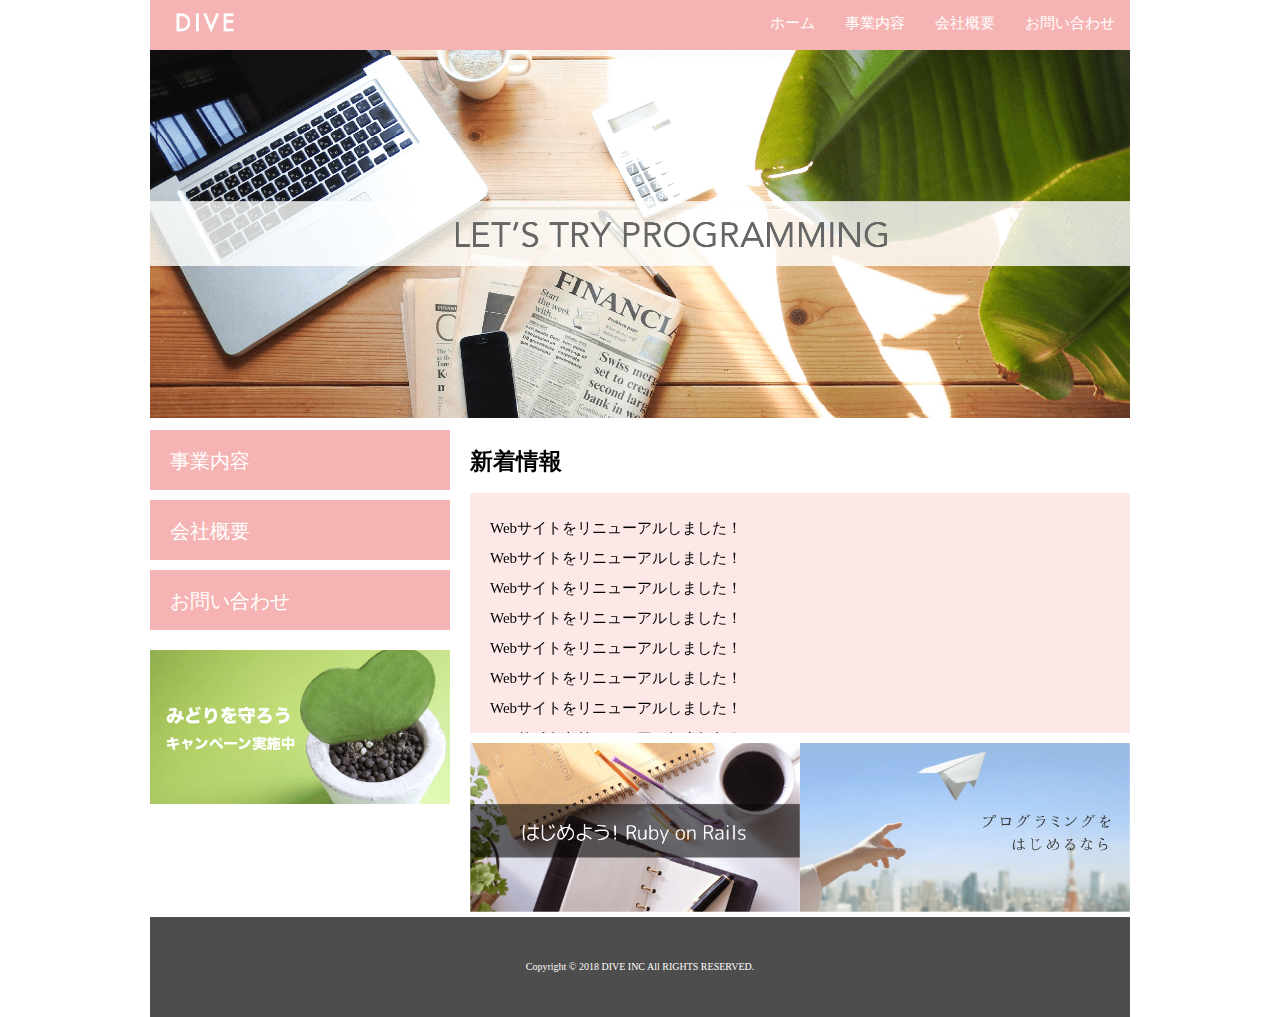
<file: kadai/01_01/index.html>
<!DOCTYPE html>
<html lang="ja">
<head>
<meta charset="utf-8">
<meta http-equiv="X-UA-Compatible" content="IE=Edge,chrome=1">
<meta http-equiv="Content-Type" content="text/html; charset=utf-8">
<meta http-equiv="Content-Script-Type" content="text/javascript">
<meta name="viewport" content="width=device-width,initial-scale=1">
<title>株式会社DIVE</title>
<link href="css/normalize.css" rel="stylesheet">
<link href="css/style.css" rel="stylesheet">
</head>
<body>
  <div class="container">
    <header class="header">
      <a href="index.html">
        <img src="./images/logo.png" class="logo_image">
      </a>
      <nav>
        <ul class="top_menu clearfix">
          <li><a href="index.html">ホーム</a></li>
          <li><a href="business.html">事業内容</a></li>
          <li><a href="company.html">会社概要</a></li>
          <li><a href="contact.html">お問い合わせ</a></li>
        </ul>
      </nav>
    </header>
    <img src="./images/TOP.png" class="image_area">
    <div class="wrapper clearfix">
      <aside class="side_menu">
        <nav>
          <ul>
            <li><a href="business.html">事業内容</a></li>
            <li><a href="company.html">会社概要</a></li>
            <li><a href="contact.html">お問い合わせ</a></li>
          </ul>
        </nav>
        <p class="banner">
          <a href="#">
            <img src="./images/banner.png">
          </a>
        </p>
      </aside>
      <article class="content">
        <h2>新着情報</h2>
        <div class="news">
          <ul>
            <li>Webサイトをリニューアルしました！</li>
            <li>Webサイトをリニューアルしました！</li>
            <li>Webサイトをリニューアルしました！</li>
            <li>Webサイトをリニューアルしました！</li>
            <li>Webサイトをリニューアルしました！</li>
            <li>Webサイトをリニューアルしました！</li>
            <li>Webサイトをリニューアルしました！</li>
            <li>Webサイトをリニューアルしました！</li>
            <li>Webサイトをリニューアルしました！</li>
            <li>Webサイトをリニューアルしました！</li>
          </ul>
        </div>
        <div class="banner_content">
          <p>
            <a href="#"><img src="./images/banner02.png"></a>
          </p>
          <p>
            <a href="#"><img src="./images/banner03.png"></a>
          </p>
        </div>
      </article>
      
    </div>
    <footer class="footer">
      <p>Copyright © 2018 DIVE INC All RIGHTS RESERVED.</p>
    </footer>
  </div>
</body>
</html>
</file>
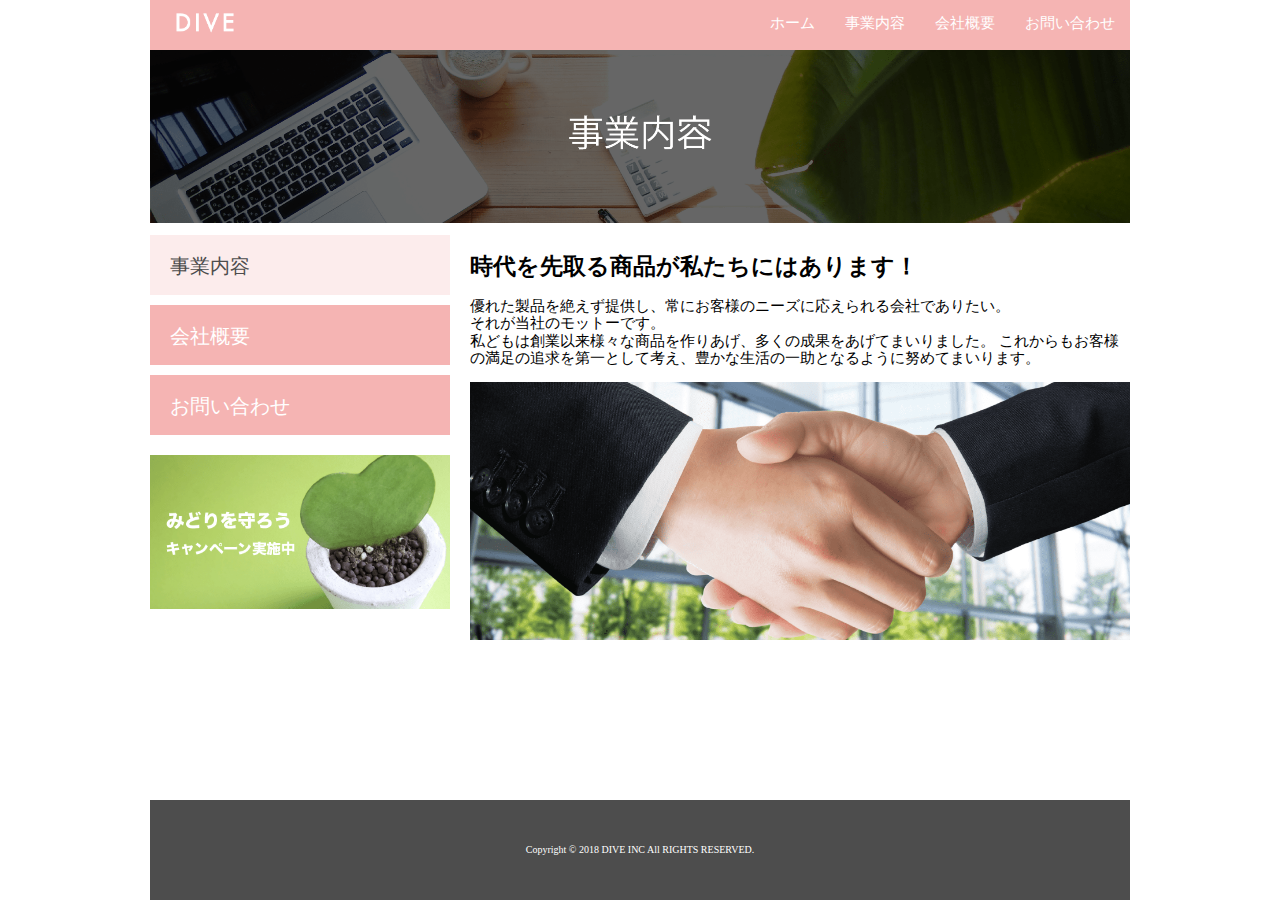
<file: kadai/01_01/business.html>
<!DOCTYPE html>
<html lang="ja">
<head>
<meta charset="utf-8">
<meta http-equiv="X-UA-Compatible" content="IE=Edge,chrome=1">
<meta http-equiv="Content-Type" content="text/html; charset=utf-8">
<meta http-equiv="Content-Script-Type" content="text/javascript">
<meta name="viewport" content="width=device-width,initial-scale=1">
<title>株式会社DIVE</title>
<link href="css/normalize.css" rel="stylesheet">
<link href="css/style.css" rel="stylesheet">
</head>
<body>
  <div class="container">
    <header class="header">
      <a href="index.html">
        <img src="./images/logo.png" class="logo_image">
      </a>
      <nav>
        <ul class="top_menu clearfix">
          <li><a href="index.html">ホーム</a></li>
          <li><a href="business.html">事業内容</a></li>
          <li><a href="company.html">会社概要</a></li>
          <li><a href="contact.html">お問い合わせ</a></li>
        </ul>
      </nav>
    </header>
    <img src="./images/business.png" class="image_area">
    <div class="wrapper clearfix">
      <aside class="side_menu">
        <nav>
          <ul>
            <li class="point"><a href="business.html">事業内容</a></li>
            <li><a href="company.html">会社概要</a></li>
            <li><a href="contact.html">お問い合わせ</a></li>
          </ul>
        </nav>
        <p class="banner">
          <a href="#">
            <img src="./images/banner.png">
          </a>
        </p>
      </aside>
      <article class="content">
        <h2>時代を先取る商品が私たちにはあります！</h2>
          <p>
          優れた製品を絶えず提供し、常にお客様のニーズに応えられる会社でありたい。<br>
          それが当社のモットーです。<br>
          私どもは創業以来様々な商品を作りあげ、多くの成果をあげてまいりました。
          これからもお客様の満足の追求を第一として考え、豊かな生活の一助となるように努めてまいります。
          </p>
        <img src="./images/shakehand.png" class="image_area">
      </article>
    </div>
    <footer class="footer">
      <p>Copyright © 2018 DIVE INC All RIGHTS RESERVED.</p>
    </footer>
  </div>
</body>
</html>
</file>
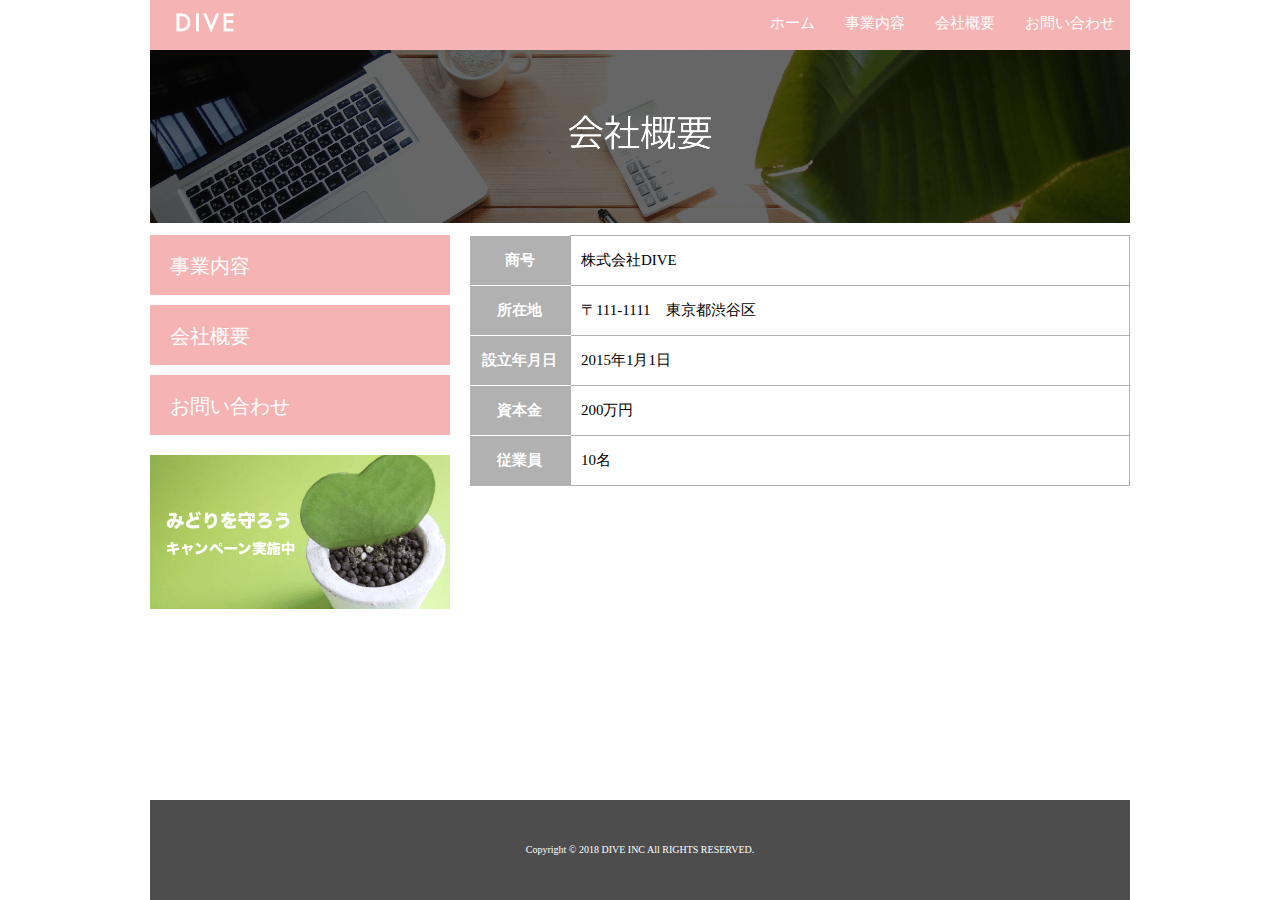
<file: kadai/01_01/company.html>
<!DOCTYPE html>
<html lang="ja">
<head>
<meta charset="utf-8">
<meta http-equiv="X-UA-Compatible" content="IE=Edge,chrome=1">
<meta http-equiv="Content-Type" content="text/html; charset=utf-8">
<meta http-equiv="Content-Script-Type" content="text/javascript">
<meta name="viewport" content="width=device-width,initial-scale=1">
<title>株式会社DIVE</title>
<link href="css/normalize.css" rel="stylesheet">
<link href="css/style.css" rel="stylesheet">
<link href="css/company.css" rel="stylesheet">
</head>
<body>
  <div class="container">
    <header class="header">
      <a href="index.html">
        <img src="./images/logo.png" class="logo_image">
      </a>
      <nav>
        <ul class="top_menu clearfix">
          <li><a href="index.html">ホーム</a></li>
          <li><a href="#">事業内容</a></li>
          <li><a href="#">会社概要</a></li>
          <li><a href="#">お問い合わせ</a></li>
        </ul>
      </nav>
    </header>
    <img src="./images/company.png" class="image_area">
    <div class="wrapper clearfix">
      <aside class="side_menu">
        <nav>
          <ul>
            <li><a href="#">事業内容</a></li>
            <li><a href="#">会社概要</a></li>
            <li><a href="#">お問い合わせ</a></li>
          </ul>
        </nav>
        <p class="banner">
          <a href="#">
            <img src="./images/banner.png">
          </a>
        </p>
      </aside>
      <article class="content">
        <table class="company">
          <tr>
            <th>商号</th>
            <td>株式会社DIVE</td>
          </tr>
          <tr>
            <th>所在地</th>
            <td>〒111-1111　東京都渋谷区</td>
          </tr>
          <tr>
            <th>設立年月日</th>
            <td>2015年1月1日</td>
          </tr>
          <tr>
            <th>資本金</th>
            <td>200万円</td>
          </tr>
          <tr>
            <th>従業員</th>
            <td>10名</td>
          </tr>
        </table>
      </article>
      
    </div>
    <footer class="footer">
      <p>Copyright © 2018 DIVE INC All RIGHTS RESERVED.</p>
    </footer>
  </div>
</body>
</html>
</file>
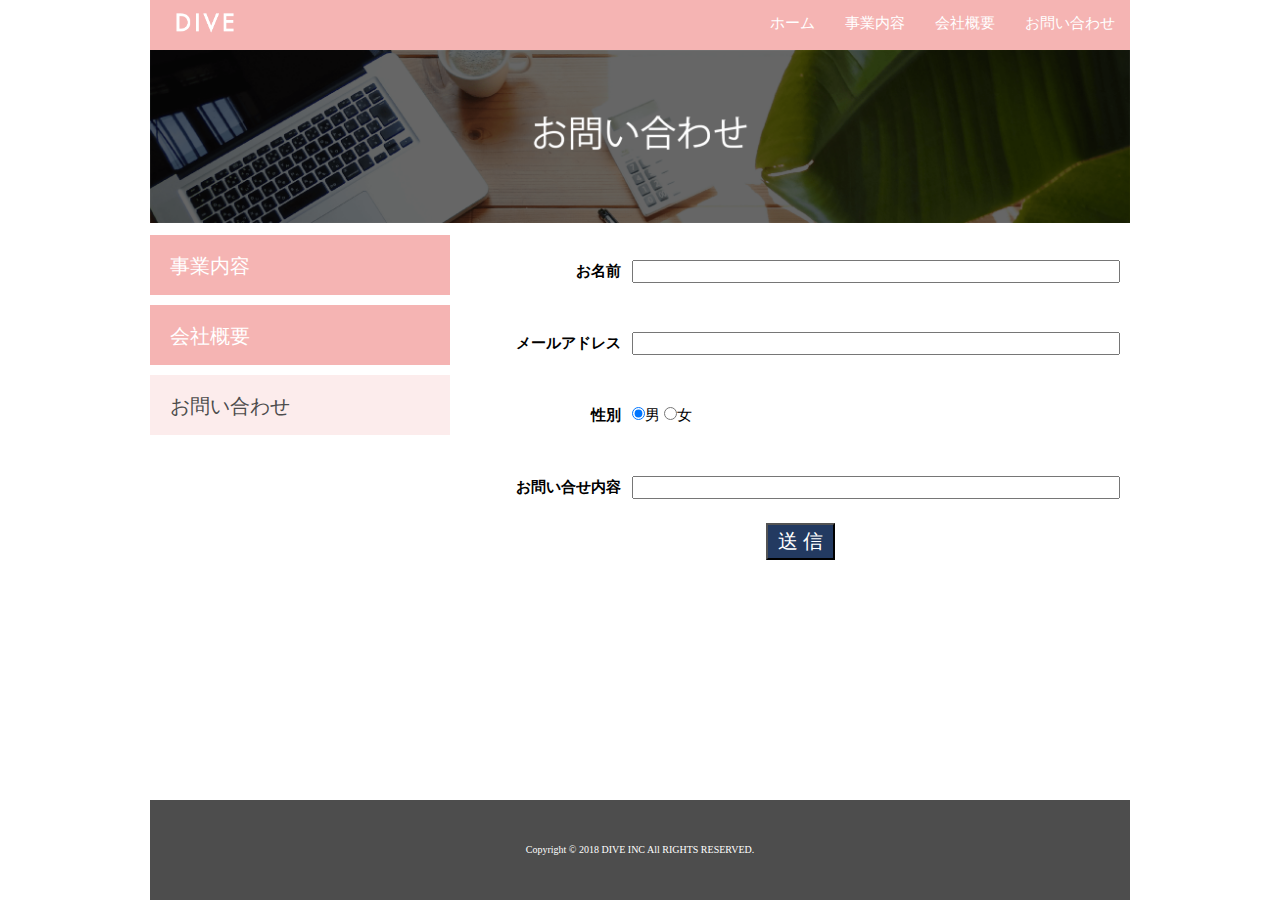
<file: kadai/01_01/contact.html>
<!DOCTYPE html>
<html lang="ja">
<head>
<meta charset="utf-8">
<meta http-equiv="X-UA-Compatible" content="IE=Edge,chrome=1">
<meta http-equiv="Content-Type" content="text/html; charset=utf-8">
<meta http-equiv="Content-Script-Type" content="text/javascript">
<meta name="viewport" content="width=device-width,initial-scale=1">
<title>株式会社DIVE</title>
<link href="css/normalize.css" rel="stylesheet">
<link href="css/style.css" rel="stylesheet">
</head>
<body class="contact">
  <div class="container">
    <header class="header">
      <a href="index.html">
        <img src="./images/logo.png" class="logo_image">
      </a>
      <nav>
        <ul class="top_menu clearfix">
          <li><a href="index.html">ホーム</a></li>
          <li><a href="#">事業内容</a></li>
          <li><a href="#">会社概要</a></li>
          <li><a href="#">お問い合わせ</a></li>
        </ul>
      </nav>
    </header>
    <img src="./images/contact.png" class="image_area">
    <div class="wrapper clearfix">
      <aside class="side_menu">
        <nav>
          <ul>
            <li><a href="#">事業内容</a></li>
            <li><a href="#">会社概要</a></li>
            <li class="point"><a href="#">お問い合わせ</a></li>
          </ul>
        </nav>
      </aside>
      <article class="content">
        <div class="formWrap">
          <form action="#" method="post">
            <table>
              <tr>
                <th>お名前</th>
                <td><input type="text" name="namae"></td>
              </tr>
              <tr>
                <th>メールアドレス</th>
                <td><input type="email" name="mail"></td>
              </tr>
              <tr>
                <th>性別</th>
                <td>
                  <input type="radio" name="sei" value="男" checked="checked">男
                  <input type="radio" name="sei" value="女">女
                </td>
              </tr>
              <tr>
                <th>お問い合せ内容</th>
                <td><input type="textarea" name="naiyou"></td>
              </tr>
            </table>
            <div class="button"><input type="submit" value="送 信"></div>
          </form>
        </div>
      </article>
    </div>
    <footer class="footer">
      <p>Copyright © 2018 DIVE INC All RIGHTS RESERVED.</p>
    </footer>
  </div>
</body>
</html>
</file>
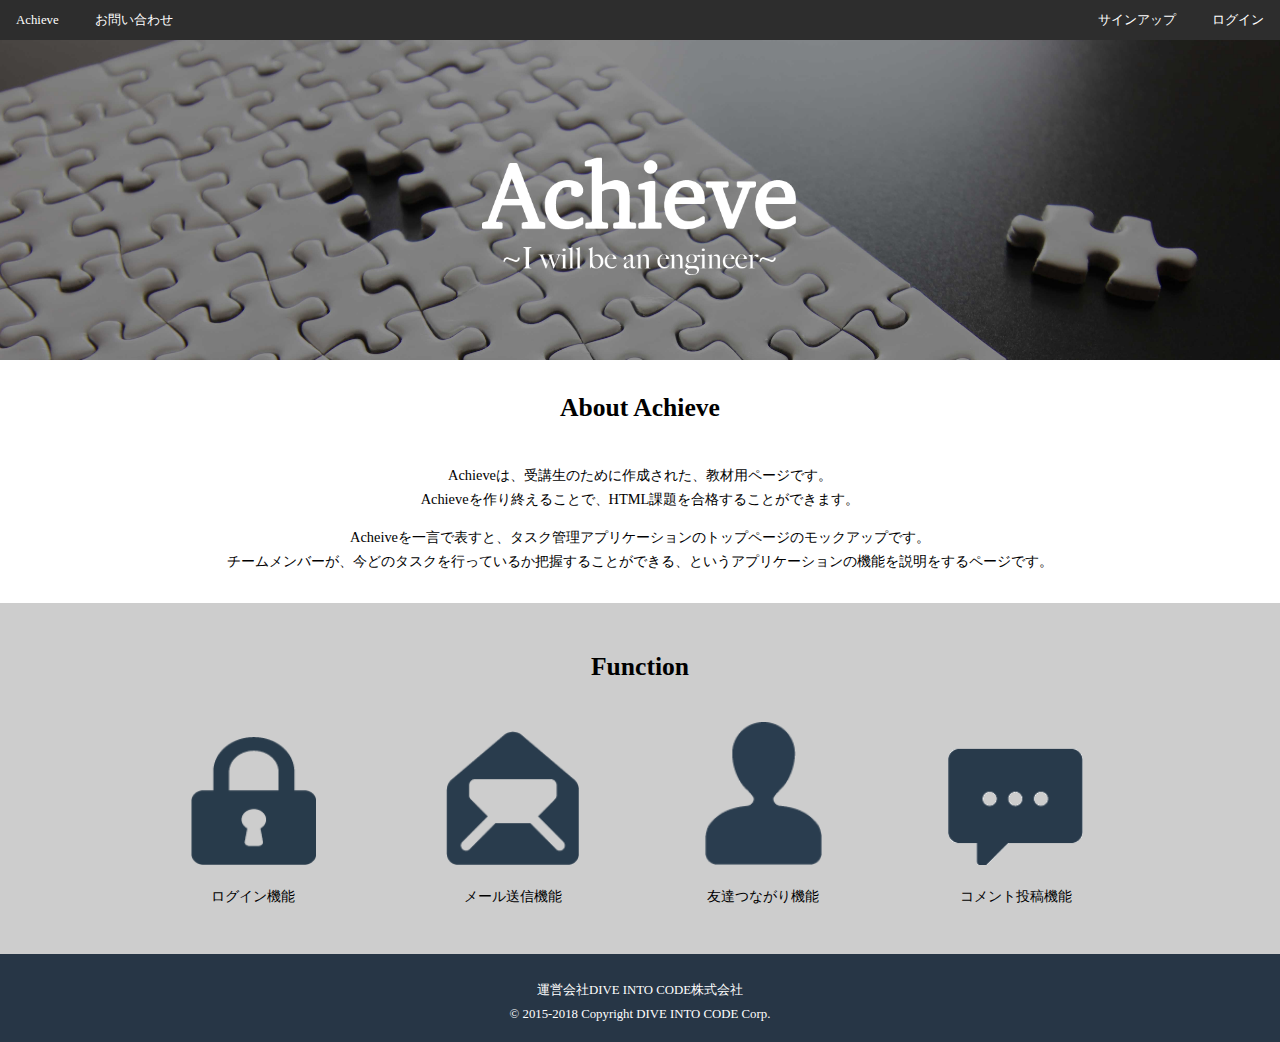
<file: kadai/01_02/sample.html>
<!DOCTYPE html>
<html lang="ja">
<head>
<meta charset="utf-8">
<meta http-equiv="X-UA-Compatible" content="IE=Edge,chrome=1">
<meta http-equiv="Content-Type" content="text/html; charset=utf-8">
<meta http-equiv="Content-Script-Type" content="text/javascript">
<meta name="viewport" content="width=device-width,initial-scale=1">
<title>Achieve</title>
<link rel="stylesheet" href="vendors/css/normalize.css">
<link rel="stylesheet" href="vendors/css/sample.css">
</head>
<body>
  <header>
    <nav class="clearfix">
      <ul class="left clearfix">
        <li><a href="#">Achieve</a></li>
        <li><a href="#">お問い合わせ</a></li>
      </ul>
      <ul class="right clearfix">
        <li><a href="#">サインアップ</a></li>
        <li><a href="#">ログイン</a></li>
      </ul>
    </nav>
  </header>
  <section class="main-header">
    <p><img src="vendors/images/achieve.png"></p>
  </section>
  <section class="about">
    <h1>About Achieve</h1>
    <p>
      Achieveは、受講生のために作成された、教材用ページです。<br>
      Achieveを作り終えることで、HTML課題を合格することができます。
    </p>
    <p>
      Acheiveを一言で表すと、タスク管理アプリケーションのトップページのモックアップです。<br>
      チームメンバーが、今どのタスクを行っているか把握することができる、というアプリケーションの機能を説明をするページです。
    </p>
  </section>
  <section class="function">
    <h1>Function</h1>
    <div class="function-images">
      <div class="function-image">
        <img src="vendors/images/key.png">
        <p>ログイン機能</p>
      </div>
      <div class="function-image">
        <img src="vendors/images/mails.png">
        <p>メール送信機能</p>
      </div>
      <div class="function-image">
        <img src="vendors/images/girls.png">
        <p>友達つながり機能</p>
      </div>
      <div class="function-image">
        <img src="vendors/images/comment.png">
        <p>コメント投稿機能</p>
      </div>
    </div>
  </section>
  <footer>
    <p>運営会社DIVE INTO CODE株式会社</p>
    <p>© 2015-2018 Copyright DIVE INTO CODE Corp.</p>
  </footer>
</body>
</html>
</file>
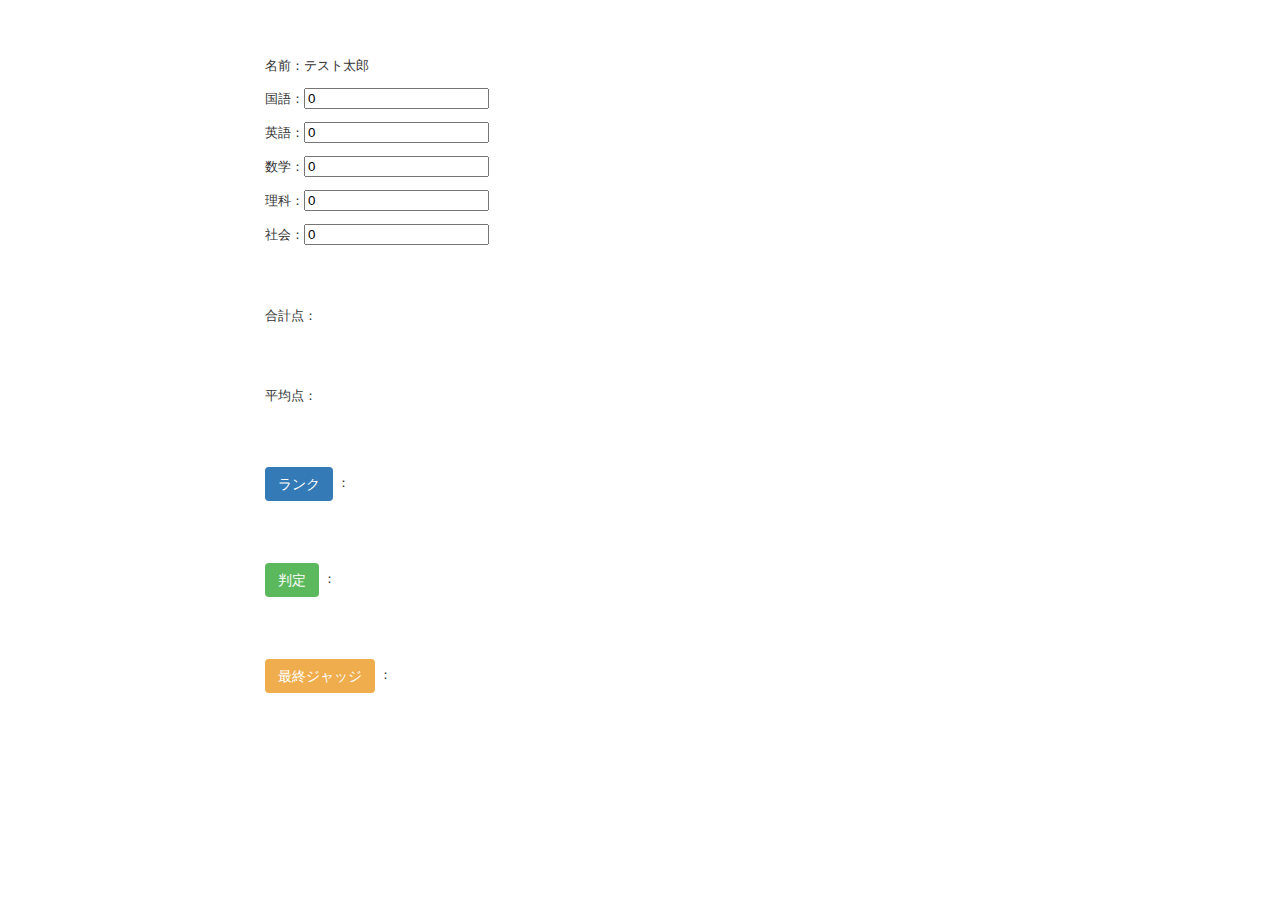
<file: kadai/03_01/scoring.html>
<!DOCTYPE html>
<html lang="en">
  <head>
    <meta charset="UTF-8">
    <meta http-equiv="Content-Type" content="text/html; charset=utf-8" />
    <link rel="stylesheet" integrity="sha384-BVYiiSIFeK1dGmJRAkycuHAHRg32OmUcww7on3RYdg4Va+PmSTsz/K68vbdEjh4u" crossorigin="anonymous">
    <link type="text/css" rel="stylesheet" href="scoring.css">
    <title>DIVE INTO SAMPLE JavaScript</title>
  </head>
  <body>
    <div class="container">
      <br><br>
      <p>名前：テスト太郎</p>

      <p>国語：<input type="number" id="national_language" value=0></p>
      <p>英語：<input type="number" id="english" value=0></p>
      <p>数学：<input type="number" id="mathematics" value=0></p>
      <p>理科：<input type="number" id="science" value=0></p>
      <p>社会：<input type="number" id="society" value=0></p>

      <br><br>
      <p>合計点：<label id="sum_indicate"></label></p>

      <br><br>
      <p>平均点：<label id="average_indicate"></label></p>

      <br><br>
      <p><label class="btn btn-primary" id="btn-evaluation">ランク</label> ： <label id="evaluation"></label></p>

      <br><br>
      <p><label class="btn btn-success" id="btn-judge">判定</label> ： <label id="judge"></label></p>

      <br><br>
      <p><label class="btn btn-warning" id="btn-declaration">最終ジャッジ</label> ： <label id="declaration"></label></p>
    </div>

    <script src="https://code.jquery.com/jquery-3.2.1.min.js"></script>
    <script src="scoring.js"></script>
  </body>
</html>
</file>
<file: kadai/01_01/css/style.css>
@charset "UTF-8";
html {
  font-size: 62.5%;
  height: 100%;
}
body {
  height: 100%;
}
.container {
  width: 980px;
  margin: 0 auto;
  min-height: 100%;
  position: relative;
}
.clearfix:after {
  content: "";
  display: block;
  clear: both;
}
ul {
  margin: 0;
  padding: 0;
}
li {
  list-style: none;
}
.header {
  background-color: #F5B4B3;
  height: 50px;
  font-size: 1.5rem;
}
.logo_image {
    width: 110px;
    float: left;
    margin: 0;
}
.top_menu {
  float: right;
}
.top_menu li {
  float: left;
  width: auto;
}
.top_menu li a {
  color: #fff;
  text-decoration: none;
  display: block;
  padding: 15px;
}
.top_menu li a:hover {
  text-decoration: underline;
}
.image_area{
  width: 100%;
}
.side_menu li{
  background-color: #F5B4B3;
  height: 6rem;
  margin-bottom: 10px;
}
.side_menu li a{
  font-size:2rem;
  color: #fff;
  text-decoration: none;
  display: block;
  padding: 2rem;
}
.side_menu li:hover{
  opacity: 0.6;
}
.banner{
  margin-top: 20px;
}
.banner img{
  width: 100%;
}
.banner a:hover {
  opacity: 0.6;
}
.side_menu{
  width: 300px;
  float: left;
}
.content{
  width: 660px;
  margin-left:20px;
  float: left;
  font-size: 1.5rem;
}
.wrapper{
  margin-top: 10px;
  padding-bottom: 100px;
}
.news{
  height: 200px;
  background-color: #FCE8E7;
  padding: 20px;
  overflow: scroll;
  line-height: 2;
}
.footer{
  width: 100%;
  height: 100px;
  position: absolute;
  bottom: 0;
  background-color: #4D4D4D;
  display: table;
}
.footer p {
  font-size: 1rem;
  color: #fff;
  text-align: center;
  vertical-align: middle;
  display: table-cell;
}
.banner_content {
  margin-top: 10px;
  display: table;
}
.banner_content p {
  display: table-cell;
}
.banner_content p img {
  width: 100%;
}
.side_menu .point{
  background-color: #FCECEC;
}
.side_menu .point a{
  color: #4D4D4D;
}
.contact .formWrap table{
  border-collapse: collapse;
}
.contact .formWrap tr{
  line-height: 7rem;
}
.contact .formWrap th{
  width: 150px;
  padding-right: 1rem;
  text-align: right;
}
.contact .formWrap td{
  width: 480px;
}
.contact .formWrap .button{
  text-align: center;
}
.contact .formWrap input[type="text"],
.contact .formWrap input[type="email"],
.contact .formWrap input[type="textarea"]{
  width: 100%;
}
.contact .formWrap input[type="submit"]{
  color: #fff;
  background-color: #233a61;
  font-size: 2rem;
  padding: 0.5rem 1rem;
}
.contact .formWrap input[type="submit"]:hover{
  opacity: 0.6;
}
</file>
<file: kadai/01_01/css/company.css>
@charset "UTF-8";
.company{
  border-collapse: collapse;
}
.company tr{
  height: 5rem;
}
.company th{
  width: 100px;
  background-color: #B1B1B1;
  color: #fff;
  border-bottom: solid 1px #fff;
}
.company tr:last-child th {
  border-color: #B1B1B1;
}
.company td{
  width: 560px;
  padding-left: 1rem;
  border: solid 1px #B1B1B1;
}
</file>
<file: kadai/01_02/vendors/css/sample.css>
@charset "UTF-8";
html {
  position: relative;
  min-height: 100%;
  font-size: 16px;
}
body {
  width: 100%;
  text-align: center;
}
body > section > h1{
  margin-bottom: 2.5rem;
  font-size: 1.6rem;
}
body > section p{
  font-size: 0.9rem;
  line-height: 1.5rem;
}
.clearfix:after {
  content: "";
  display: block;
  clear: both;
}
header {
  height: 40px;
  background-color: #2d2d2d;
}
header ul {
  margin: 0;
  padding: 0;
}
header ul.left {
  float: left;
}
header ul.right {
  float: right;
}
header li {
  display:inline-block;
  list-style-type: none;
}
header ul li a {
  display: block;
  padding: 0 1rem;
  color: #fff;
  text-decoration: none;
  font-size: 0.8rem;
  height: 40px;
  line-height: 2.5rem;
  box-sizing: border-box;
}
.main-header {
  position: relative;
  width: 100%;
  height: 320px;
  background-size: cover;
  background-image: url("../images/header.jpg");
  background-attachment: fixed;
  text-align: center;
}
.main-header > p{
  width: 25%;
  position: absolute;
  top: 50%;
  left: 50%;
}
.main-header > p img{
  width: 100%;
  transform: translate(-50%,-50%);
}
.about {
  padding: 1rem 0;
}
.function {
  padding: 2rem 0;
  background-color: #cdcdcd;
}
.function-images {
  display: table;
  width: 80%;
  height: 100px;
  margin: auto;
}
.function-image {
  display: table-cell;
}
.function-image img{
  width: 50%;
}
footer {
  padding: 1.5rem 0 1rem;
  background-color: #273646;
}
footer p{
  margin: 0;
  font-size: 0.8rem;
  line-height: 1.5rem;
  color: #fff;
}
</file>
<file: kadai/03_01/scoring.css>
@charset "UTF-8";
body {
  background-color: #fff;
  color: #333;
  font-family: verdana, arial, helvetica, sans-serif;
  font-size: 13px;
  line-height: 18px;
}

p, ol, ul, td {
  font-family: verdana, arial, helvetica, sans-serif;
  font-size: 13px;
  line-height: 18px;
}

pre {
  background-color: #eee;
  padding: 10px;
  font-size: 11px;
}

a {
  color: #000;

  &:visited {
    color: #666;
  }

  &:hover {
    color: #fff;
    background-color: #000;
  }
}

div {
  &.field, &.actions {
    margin-bottom: 10px;
  }
}

#notice {
  color: green;
}

.field_with_errors {
  padding: 2px;
  background-color: red;
  display: table;
}

#error_explanation {
  width: 450px;
  border: 2px solid red;
  padding: 7px;
  padding-bottom: 0;
  margin-bottom: 20px;
  background-color: #f0f0f0;

  h2 {
    text-align: left;
    font-weight: bold;
    padding: 5px 5px 5px 15px;
    font-size: 12px;
    margin: -7px;
    margin-bottom: 0px;
    background-color: #c00;
    color: #fff;
  }

  ul li {
    font-size: 12px;
    list-style: square;
  }
}

.container {
  width: 750px;
  padding-right: 15px;
  padding-left: 15px;
  margin-right: auto;
  margin-left: auto;
}

.btn-success {
  color: #fff;
  background-color: #5cb85c;
  border-color: #4cae4c;
}

.btn-primary {
  color: #fff;
  background-color: #337ab7;
  border-color: #2e6da4;
}

.btn-warning {
  color: #fff;
  background-color: #f0ad4e;
  border-color: #eea236;
}

.btn {
  display: inline-block;
  padding: 6px 12px;
  margin-bottom: 0;
  font-size: 14px;
  font-weight: 400;
  line-height: 1.42857143;
  text-align: center;
  white-space: nowrap;
  vertical-align: middle;
  -ms-touch-action: manipulation;
  touch-action: manipulation;
  cursor: pointer;
  -webkit-user-select: none;
  -moz-user-select: none;
  -ms-user-select: none;
  user-select: none;
  background-image: none;
  border: 1px solid transparent;
  border-radius: 4px;
}

.alert {
  padding: 15px;
  margin-bottom: 20px;
  border: 1px solid transparent;
  border-radius: 4px;
}

.alert-info {
  color: #31708f;
  background-color: #d9edf7;
  border-color: #bce8f1;
}

label {
  display: inline-block;
  max-width: 100%;
  margin-bottom: 5px;
  font-weight: 700;
}
</file>
